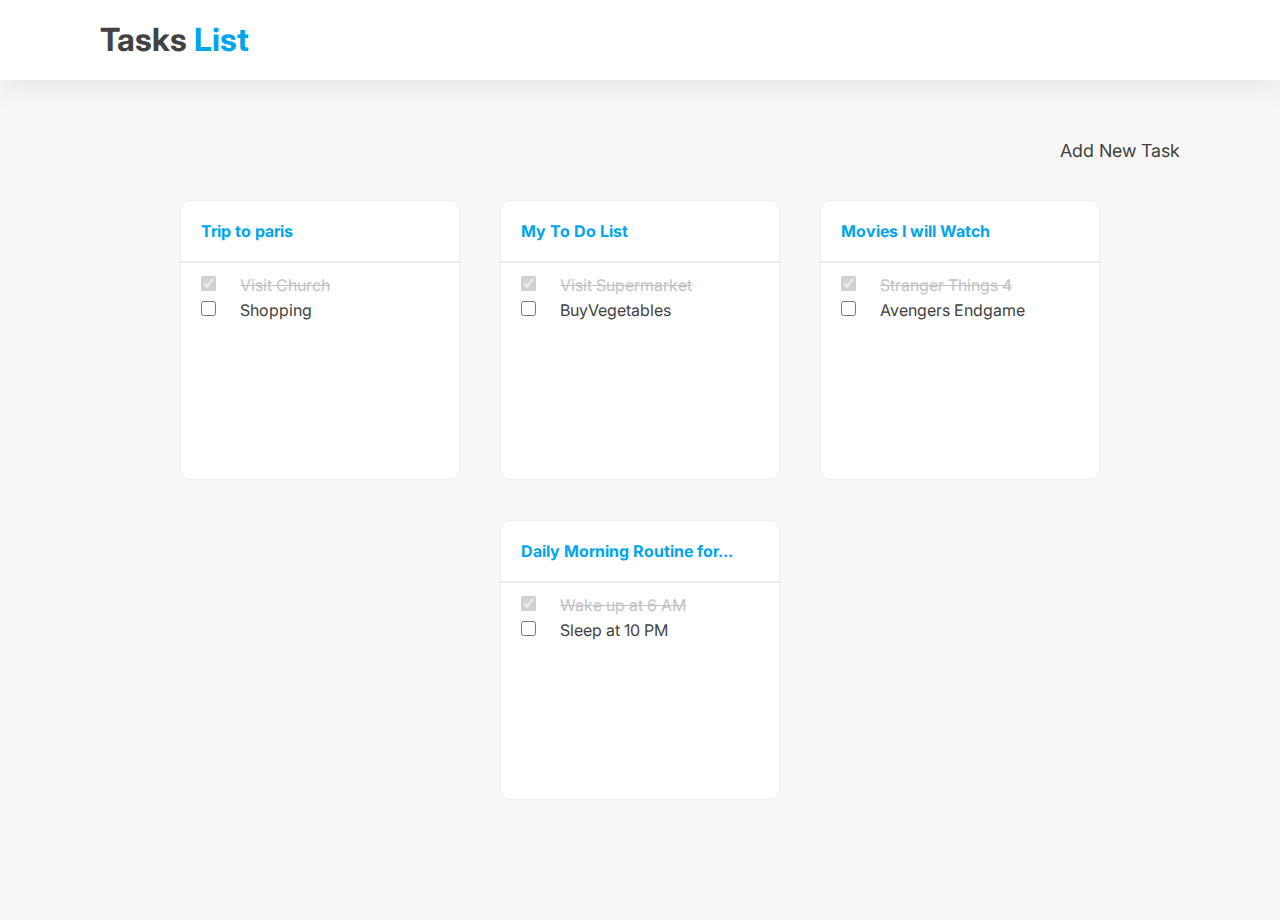
<file: index.html>
<!DOCTYPE html>
<html lang="en">
<head>
    <meta charset="UTF-8">
    <meta http-equiv="X-UA-Compatible" content="IE=edge">
    <meta name="viewport" content="width=device-width, initial-scale=1.0">
    <title>Task-list 📵</title>
    <link rel="stylesheet" href="style.css">
    <link rel="stylesheet" href="https://cdnjs.cloudflare.com/ajax/libs/font-awesome/6.2.0/css/all.min.css" integrity="sha512-xh6O/CkQoPOWDdYTDqeRdPCVd1SpvCA9XXcUnZS2FmJNp1coAFzvtCN9BmamE+4aHK8yyUHUSCcJHgXloTyT2A==" crossorigin="anonymous" referrerpolicy="no-referrer" />
</head>
<body>
    <div class="nav">
        <h1>Tasks <span class="color_blue">List</span></h1>
    </div>
    <div class="add_task">
        <a href="index1.html">
            <i class="fa-solid fa-circle-plus color_blue"></i>
            <span class="tex_center">Add New Task</span>
        </a>
    </div>
    <div class="container">
        <div class="flex">
            <div class="card">
                <h4><a href="index2.html">Trip to paris</a></h4>
                <hr class="hr">
                <ul>
                    <li>
                        <input type="checkbox" disabled checked name="trip" id="checkbox">
                        <label for="trip" id="label">Visit Church</label>
                        <br>
                    </li>
                    <li>
                        <input type="checkbox" name="Shopping" id="checkbox">
                        <label for="Shopping">Shopping</label>
                    </li>
                </ul>
            </div>
            <div class="card">
                <h4><a href="#">My To Do List</a></h4>
                <hr class="hr">
                <ul>
                    <li>
                        <input type="checkbox" disabled checked name="todo_list" id="checkbox">
                        <label for="todo_list" id="label">Visit Supermarket</label>
                        <br>
                    </li>
                    <li>
                        <input type="checkbox" name="todo_list" id="checkbox">
                        <label for="todo_list">BuyVegetables</label>
                    </li>
                </ul>
            </div>
            <div class="card">
                <h4><a href="#">Movies I will Watch</a></h4>
                <hr class="hr">
                <ul>
                    <li>
                        <input type="checkbox" disabled checked name="movies" id="checkbox">
                        <label for="movies" id="label">Stranger Things 4</label>
                        <br>
                    </li>
                    <li>
                        <input type="checkbox" name="movies" id="checkbox">
                        <label for="movies">Avengers Endgame</label>
                    </li>
                </ul>
            </div>
            <div class="card">
                <h4><a href="#">Daily Morning Routine for...</a></h4>
                <hr class="hr">
                <ul>
                    <li>
                        <input type="checkbox" disabled checked name="Morning_ride" id="checkbox">
                        <label for="Morning_ride" id="label">Wake up at 6 AM</label>
                        <br>
                    </li>
                    <li>
                        <input type="checkbox" name="Morning_ride" id="checkbox">
                        <label for="Morning_ride">Sleep at 10 PM</label>
                    </li>
                </ul>
            </div>
        </div>
    </div>
</body>
</html>
</file>
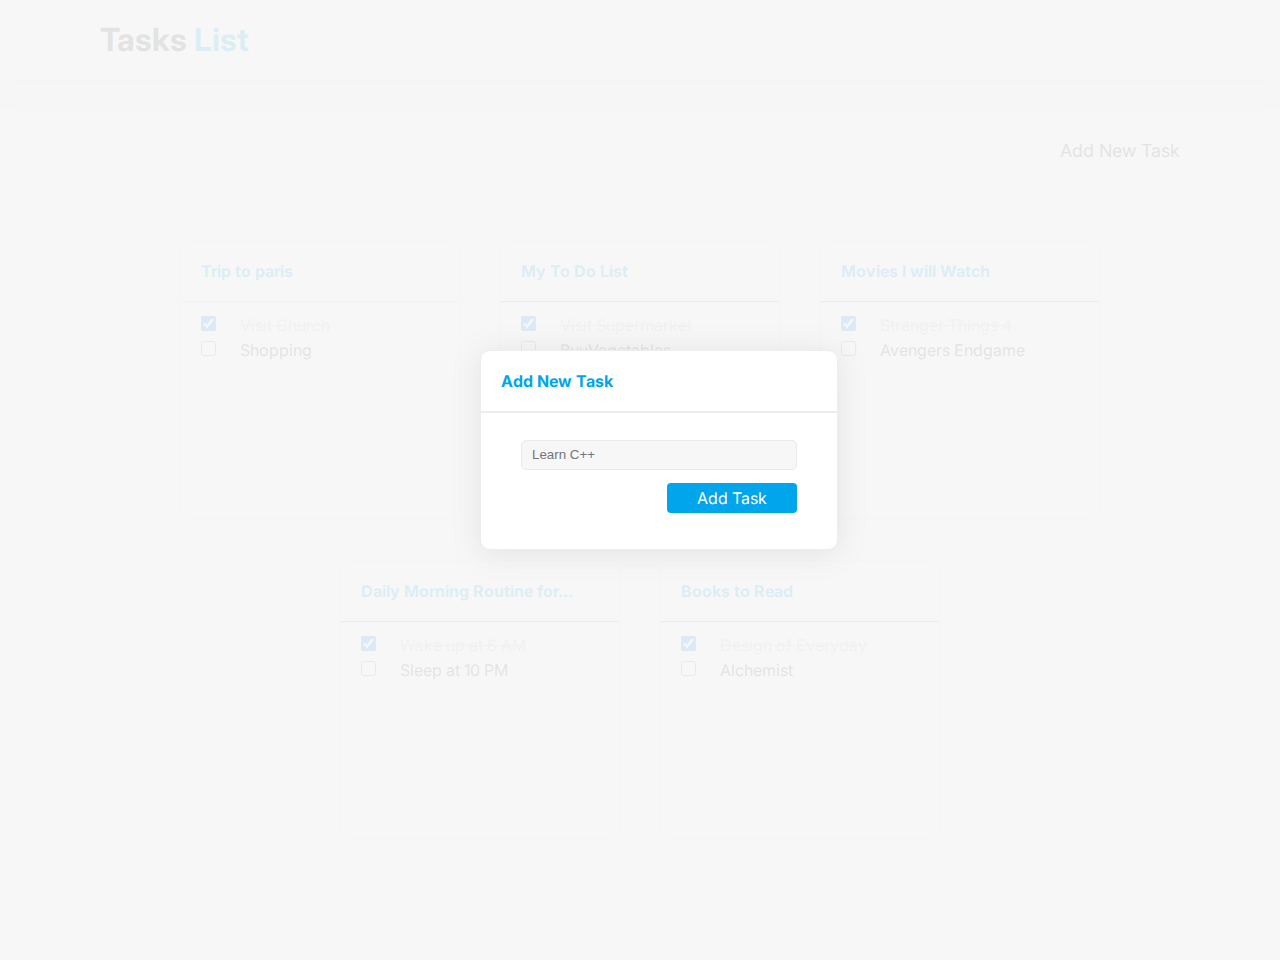
<file: index1.html>
<!DOCTYPE html>
<html lang="en">
<head>
    <meta charset="UTF-8">
    <meta http-equiv="X-UA-Compatible" content="IE=edge">
    <meta name="viewport" content="width=device-width, initial-scale=1.0">
    <title>Task-list New</title>
    <link rel="stylesheet" href="style.css">
    <link rel="stylesheet" href="https://cdnjs.cloudflare.com/ajax/libs/font-awesome/6.2.0/css/all.min.css" integrity="sha512-xh6O/CkQoPOWDdYTDqeRdPCVd1SpvCA9XXcUnZS2FmJNp1coAFzvtCN9BmamE+4aHK8yyUHUSCcJHgXloTyT2A==" crossorigin="anonymous" referrerpolicy="no-referrer" />
</head>
<body>
    <div class="hide">
        <div class="nav">
            <h1>Tasks <span class="color_blue">List</span></h1>
        </div>
        <div class="add_task">
            <a href="index.html"><i class="fa-solid fa-circle-plus color_blue"></i><span class="tex_center">Add New Task</span></a>
        </div>
        <br>
        <br>
        <div class="container">
            <div class="flex">
                <div class="card">
                    <h4><a href="#">Trip to paris</a></h4>
                    <hr class="hr">
                    <ul>
                        <li>
                            <input type="checkbox" checked name="trip" id="checkbox">
                            <label for="trip" id="label">Visit Church</label>
                            <br>
                        </li>
                        <li>
                            <input type="checkbox" name="Shopping" id="checkbox">
                            <label for="Shopping">Shopping</label>
                        </li>
                    </ul>
                </div>
                <div class="card">
                    <h4><a href="#">My To Do List</a></h4>
                    <hr>
                    <ul>
                        <li>
                            <input type="checkbox" checked name="todo_list" id="checkbox">
                            <label for="todo_list" id="label">Visit Supermarket</label>
                            <br>
                        </li>
                        <li>
                            <input type="checkbox" name="todo_list" id="checkbox">
                            <label for="todo_list">BuyVegetables</label>
                        </li>
                    </ul>
                </div>
                <div class="card">
                    <h4><a href="#">Movies I will Watch</a></h4>
                    <hr>
                    <ul>
                        <li>
                            <input type="checkbox" checked name="movies" id="checkbox">
                            <label for="movies" id="label">Stranger Things 4</label>
                            <br>
                        </li>
                        <li>
                            <input type="checkbox" name="movies" id="checkbox">
                            <label for="movies">Avengers Endgame</label>
                        </li>
                    </ul>
                </div>
                <div class="card">
                    <h4><a href="#">Daily Morning Routine for...</a></h4>
                    <hr>
                    <ul>
                        <li>
                            <input type="checkbox" checked name="Morning_ride" id="checkbox">
                            <label for="Morning_ride" id="label">Wake up at 6 AM</label>
                            <br>
                        </li>
                        <li>
                            <input type="checkbox" name="Morning_ride" id="checkbox">
                            <label for="Morning_ride">Sleep at 10 PM</label>
                        </li>
                    </ul>
                </div>
                <div class="card">
                    <h4><a href="#">Books to Read</a></h4>
                    <hr>
                    <ul>
                        <li>
                            <input type="checkbox" checked name="book" id="checkbox">
                            <label for="book" id="label">Design of Everyday</label>
                            <br>
                        </li>
                        <li>
                            <input type="checkbox" name="book" id="checkbox">
                            <label for="book">Alchemist</label>
                        </li>
                    </ul>
                </div>
            </div>
        </div>
    </div>
    
    <!-- <iframe src="index.html" class="iframe" frameborder="0"></iframe> -->
    <div class="card2">
        <h4><a href="#" class="color_blue">Add New Task</a></h4>
        <a href="index.html" class="close"><i class="fa-solid fa-xmark"></i></a>
        <hr class="hr">
        <div class="ul">
            <form action="index2.html" method="get">
                <input type="text" name="Title" placeholder="Learn C++" id="entry">
                <!-- <input type="submit" value="Add Task" id="add_todo"> -->
                <a href="index2.html" id="add_todo"><i class="fa-solid fa-plus"></i> Add Task</a>
            </form>
        </div>
    </div>
</body>
</html>
</file>
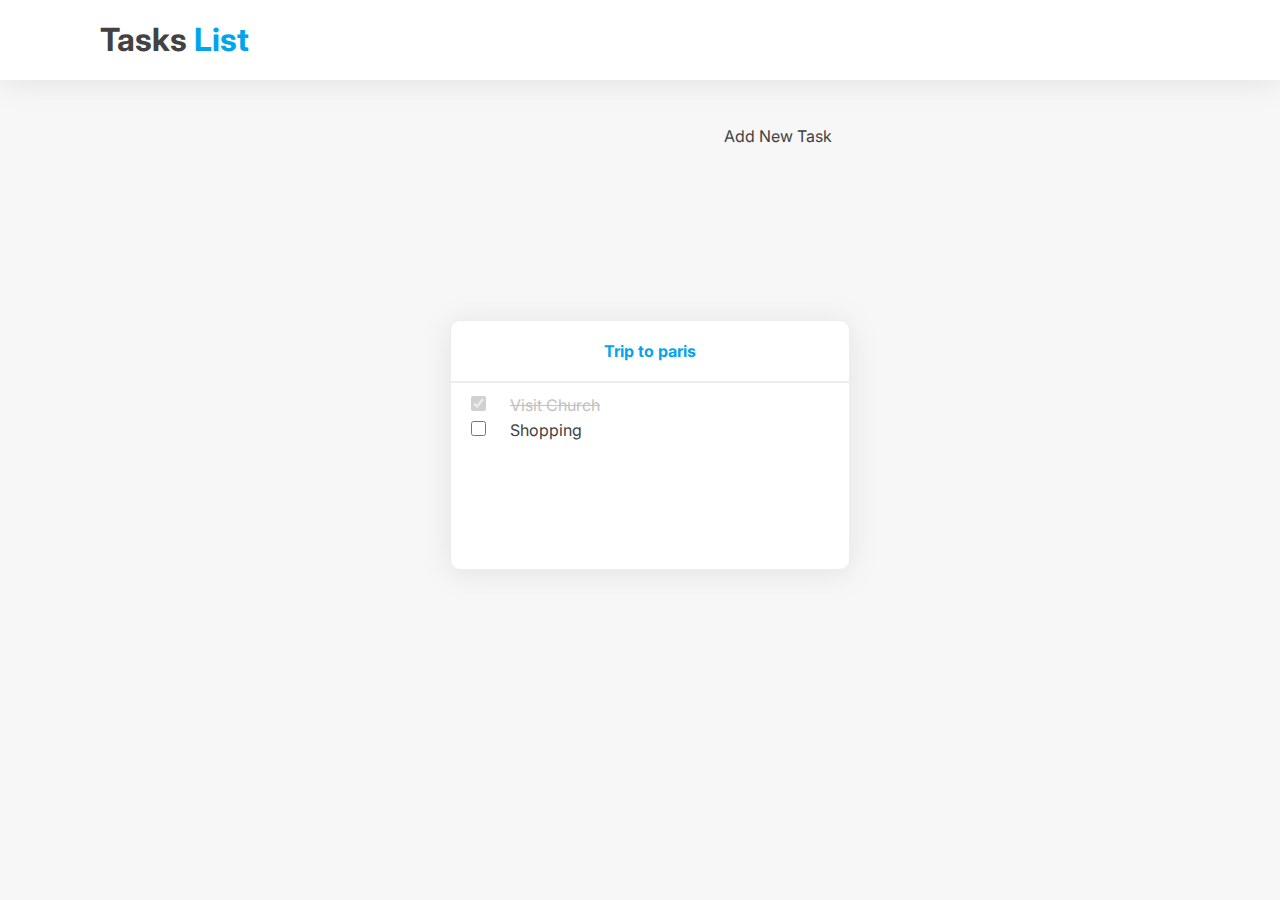
<file: index2.html>
<!DOCTYPE html>
<html lang="en">
<head>
    <meta charset="UTF-8">
    <meta http-equiv="X-UA-Compatible" content="IE=edge">
    <meta name="viewport" content="width=device-width, initial-scale=1.0">
    <title>Task-list</title>
    <link rel="stylesheet" href="style.css">
    <link rel="stylesheet" href="https://cdnjs.cloudflare.com/ajax/libs/font-awesome/6.2.0/css/all.min.css" integrity="sha512-xh6O/CkQoPOWDdYTDqeRdPCVd1SpvCA9XXcUnZS2FmJNp1coAFzvtCN9BmamE+4aHK8yyUHUSCcJHgXloTyT2A==" crossorigin="anonymous" referrerpolicy="no-referrer" />
</head>
<body>
    <div class="nav">
        <h1>Tasks <span class="color_blue">List</span></h1>
    </div>
    <div class="flex index3_flex">
        <div class="back">
            <a href="index.html"><i class="fa-solid fa-circle-arrow-left"></i></a>
        </div>
        <div class="add_task1">
            <a href="index.html"><i class="fa-solid fa-circle-plus color_blue"></i><span class="tex_center">Add New Task</span></a>
        </div>
    </div>
    <div class="card3">
        <h4><a href="#" class="color_blue">Trip to paris</a></h4>
        <hr class="hr">
        <ul>
            <li>
                <input type="checkbox" disabled checked name="trip" id="checkbox">
                <label for="trip" id="label">Visit Church</label>
                <br>
            </li>
            <li>
                <input type="checkbox" name="Shopping" id="checkbox">
                <label for="Shopping">Shopping</label>
            </li>
        </ul>
    </div>
</body>
</html>
</file>
<file: style.css>
@import url('https://fonts.googleapis.com/css2?family=Inter:wght@300;400;500;700&display=swap');
*{
    margin: 0;
    padding: 0;
    text-decoration: none;
    list-style-type: none;
    color: #424242;
    box-sizing: border-box;

}
body{
    background: #f7f7f7 0% 0% no-repeat padding-box;
    font-family: 'Inter', sans-serif;
    color: #424242;

}
.color_blue{color: #00A5EC;}
.nav{
    top: 0px;
    left: 0px;
    width: 100%;
    height: 80px;
    background: #ffffff 0% 0% no-repeat padding-box;
    box-shadow: 0px 3px 30px #7B7B7B29;
}
.nav h1{
    text-align: left;
    padding: 20px 100px;
}
.add_task{
    position: absolute;
    right: 100px;
    top: 125px;
}
.add_task a{
    /* position: relative;
    top: 20px;
    right: 50px; */
    margin: 0px auto;
}
.add_task i{
    font-size: 44px;
    margin: 8px;
}
.add_task span{
    height: 100%;
    vertical-align: super;
    font-size: 18px;
    position: relative;
    top: -5px;
}
.container{
    margin: 100px auto;
    width: 80%;
}
.flex{
    display: flex;
    flex-wrap: wrap;
    justify-content: center;
    align-content: space-around;
}
.card{
    width: 280px;
    border: 1px solid #ededed;
    height: 280px;
    background-color: white;
    margin: 20px;
    border-radius: 10px;
    text-align: center;
}
.card h4,.card2 h4{
    padding: 20px;
    text-align: start;
}
.card a{
    color: #00A5EC;
}
.card ul,.card2 .ul,.card3 ul{
    padding: 10px 0px;
    text-align: start;
    margin: 0px 20px;
    line-height: 25px;
}
.hide{
    opacity: .1;
}
.card2 .ul{
    margin: 0px 40px;
    line-height: 60px;
}

.card2{
    width: max(28vw , 320px);
    border: 1px solid #ededed;
    height: 200px;
    box-shadow: 0px 3px 30px #7B7B7B29;
    background-color: white;
    border-radius: 10px;
    text-align: center;
    position: absolute;
    top: calc((100vh - 200px)/2);
    left: calc((100vw - 320px)/2);
}
#entry{
    width: 100%;
    margin: 0 auto;
    border: none;
    background-color: #f7f7f7;
    border: 1px solid #ebebeb;
    border-radius: 5px;
    height: 30px;
    color: #000000;
    padding: 10px;
    text-align: left;
    position: relative;
    
}
.fa-plus{
    color: white;
}
#add_todo{
    width: 130px;
    border-radius: 4px;
    border: none;
    color: #ffffff;
    background-color: #00A5EC;
    line-height: normal;
    padding: 5px;
    text-align: center;
    float: right;
    cursor: pointer;
}
#checkbox{
    width: 15px;
    height: 15px;
}
#label{
    text-decoration: line-through;
    color: #c2c2c2;
}
label{
    padding: 20px;
}
.card:hover{
    box-shadow: 0px 3px 30px #7b7b7b29;
}
.hr{
    border:1px solid #ededed;
}
.close{
    position: absolute;
    right: 20px;
    top: 20px;
}
.iframe{
    width: 100%;
    height: 100%;
    position: absolute;
    opacity: .5;
}
.index3_flex{
    width: 50%;
    margin: 0 auto;
    height: 120px;
    justify-content: space-around;
    align-items: center;
}


.add_task1 i{
    font-size: 36px;
    margin: 10px;
}
.back{
    font-size: 28px;
}
.add_task1 span{
    height: 100%;
    vertical-align: super;
    font-size: 16   px;
    position: relative;
    top: -5px;
}

.card3{
    width: max(28vw , 400px);
    border: 1px solid #ededed;
    height: 250px;
    box-shadow: 0px 3px 30px #7B7B7B29;
    background-color: white;
    margin: 20px;
    border-radius: 10px;
    text-align: center;
    position: absolute;
    text-align: center;
    top: calc((100vh - 300px)/2);
    left: calc((100vw - 420px)/2);
}
.card3 h4{
    padding: 20px;
}
@media screen and (max-width: 800px){
    .card{
        width: 90%;
    }
    .card3{
        width: max(28vw , 320px);
        top: calc((100vh - 300px)/2);
        left: calc((100vw - 320px)/2);
    }
}

@media screen and (max-width: 480px) {
    .container{
        width: 95%;
    }
    .tex_center{
        display: none;
    }
    .nav h1 {
        text-align: left;
        padding: 20px 10px;
    }
    .add_task{
        position: relative;
        margin: auto;
        top: 0;
        right: 0;
        height: 50px;
        width: 100%;
    }
    .add_task a{
        position: absolute;
        left: calc((100vw - 50px)/2);
        top: 10px;
    }
    .container{
        margin: 0 auto;
    }
    .card3{
        width: max(28vw , 320px);
        top: calc((100vh - 300px)/2);
        left: calc((100vw - 350px)/2);
    }
  }
</file>
